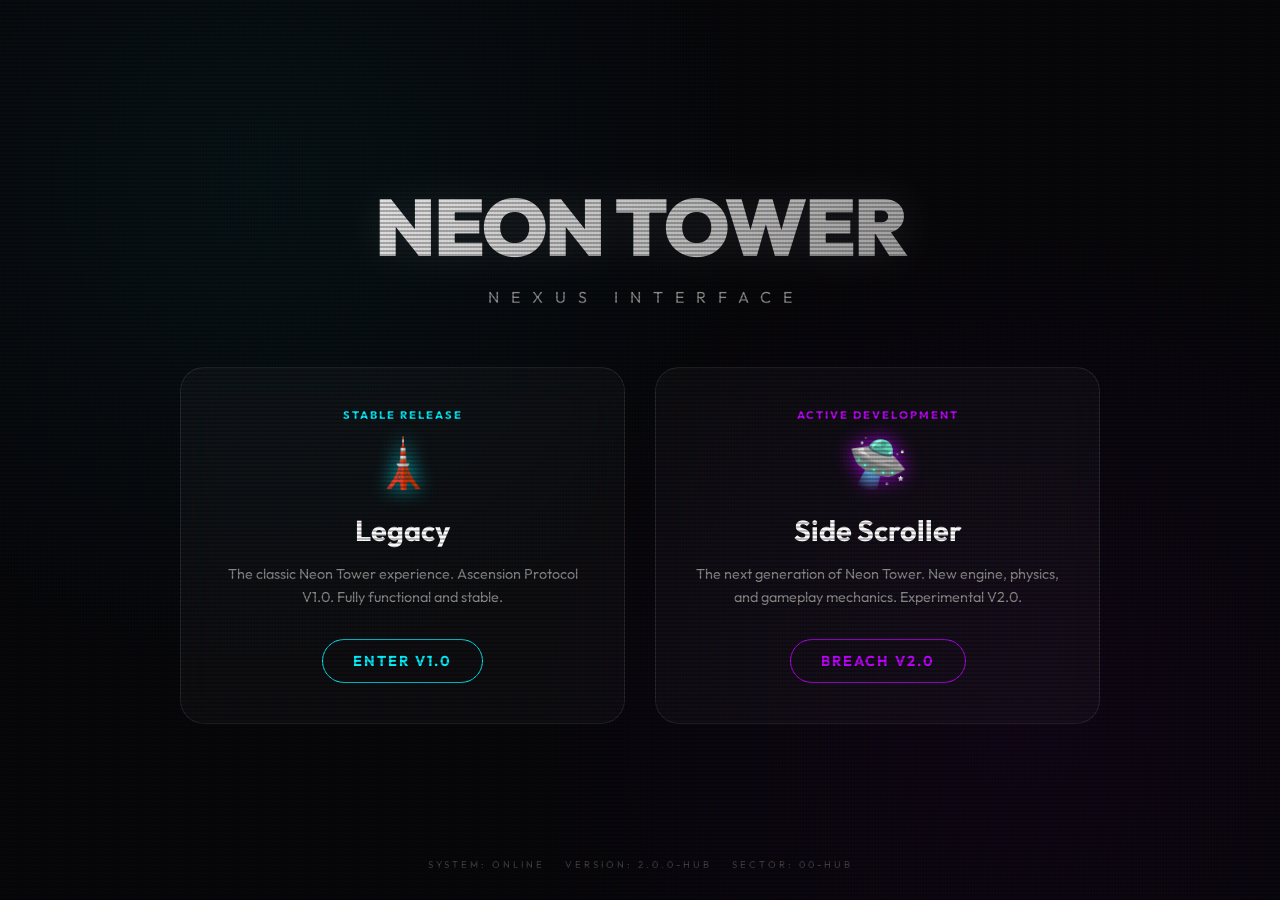
<file: index.html>
<!DOCTYPE html>
<html lang="en">

<head>
    <meta charset="UTF-8">
    <meta name="viewport" content="width=device-width, initial-scale=1.0">
    <title>NEON TOWER: HUB</title>
    <link rel="preconnect" href="https://fonts.googleapis.com">
    <link rel="preconnect" href="https://fonts.gstatic.com" crossorigin>
    <link href="https://fonts.googleapis.com/css2?family=Outfit:wght@300;400;700;900&display=swap" rel="stylesheet">
    <style>
        :root {
            --bg: #050508;
            --card-bg: rgba(255, 255, 255, 0.03);
            --neon-blue: #00f2ff;
            --neon-purple: #bf00ff;
            --text: #ffffff;
            --text-dim: #888;
            --glass-border: rgba(255, 255, 255, 0.1);
        }

        * {
            margin: 0;
            padding: 0;
            box-sizing: border-box;
        }

        body {
            background-color: var(--bg);
            background-image:
                radial-gradient(circle at 20% 20%, rgba(0, 242, 255, 0.05) 0%, transparent 40%),
                radial-gradient(circle at 80% 80%, rgba(191, 0, 255, 0.05) 0%, transparent 40%);
            color: var(--text);
            font-family: 'Outfit', sans-serif;
            min-height: 100vh;
            display: flex;
            flex-direction: column;
            align-items: center;
            justify-content: center;
            overflow: hidden;
        }

        .container {
            width: 100%;
            max-width: 1000px;
            padding: 40px;
            text-align: center;
            z-index: 10;
        }

        .header {
            margin-bottom: 60px;
            animation: fadeInDown 1s ease-out;
        }

        .title {
            font-size: 5rem;
            font-weight: 900;
            letter-spacing: -2px;
            text-transform: uppercase;
            background: linear-gradient(135deg, #fff 0%, #888 100%);
            -webkit-background-clip: text;
            -webkit-text-fill-color: transparent;
            margin-bottom: 10px;
            filter: drop-shadow(0 0 20px rgba(255, 255, 255, 0.1));
        }

        .subtitle {
            font-size: 1rem;
            color: var(--text-dim);
            letter-spacing: 12px;
            text-transform: uppercase;
            margin-left: 12px;
            /* Visual center adjustment */
        }

        .launcher-grid {
            display: grid;
            grid-template-columns: 1fr 1fr;
            gap: 30px;
            width: 100%;
        }

        .launcher-card {
            background: var(--card-bg);
            border: 1px solid var(--glass-border);
            border-radius: 24px;
            padding: 40px;
            text-decoration: none;
            color: var(--text);
            transition: all 0.5s cubic-bezier(0.19, 1, 0.22, 1);
            position: relative;
            overflow: hidden;
            display: flex;
            flex-direction: column;
            align-items: center;
            backdrop-filter: blur(20px);
            -webkit-backdrop-filter: blur(20px);
        }

        .launcher-card::before {
            content: '';
            position: absolute;
            top: 0;
            left: 0;
            width: 100%;
            height: 100%;
            background: radial-gradient(circle at center, var(--accent-color) 0%, transparent 70%);
            opacity: 0;
            transition: opacity 0.5s ease;
            z-index: -1;
        }

        .launcher-card:hover {
            transform: translateY(-10px) scale(1.02);
            border-color: var(--accent-color);
            box-shadow: 0 30px 60px rgba(0, 0, 0, 0.5), 0 0 40px rgba(var(--accent-rgb), 0.2);
        }

        .launcher-card:hover::before {
            opacity: 0.1;
        }

        .card-legacy {
            --accent-color: var(--neon-blue);
            --accent-rgb: 0, 242, 255;
            animation: fadeInUp 1s ease-out 0.2s both;
        }

        .card-v2 {
            --accent-color: var(--neon-purple);
            --accent-rgb: 191, 0, 255;
            animation: fadeInUp 1s ease-out 0.4s both;
        }

        .card-icon {
            font-size: 3rem;
            margin-bottom: 20px;
            filter: drop-shadow(0 0 10px var(--accent-color));
        }

        .card-tag {
            font-size: 0.7rem;
            font-weight: 700;
            color: var(--accent-color);
            text-transform: uppercase;
            letter-spacing: 2px;
            margin-bottom: 10px;
        }

        .card-title {
            font-size: 1.8rem;
            font-weight: 700;
            margin-bottom: 15px;
        }

        .card-desc {
            font-size: 0.9rem;
            color: var(--text-dim);
            line-height: 1.6;
            margin-bottom: 30px;
        }

        .launch-btn {
            background: transparent;
            border: 1px solid var(--accent-color);
            color: var(--accent-color);
            padding: 12px 30px;
            border-radius: 99px;
            font-weight: 700;
            font-size: 0.9rem;
            text-transform: uppercase;
            letter-spacing: 2px;
            transition: all 0.3s ease;
        }

        .launcher-card:hover .launch-btn {
            background: var(--accent-color);
            color: #000;
            box-shadow: 0 0 20px var(--accent-color);
        }

        .status-bar {
            position: fixed;
            bottom: 30px;
            left: 50%;
            transform: translateX(-50%);
            display: flex;
            gap: 20px;
            font-size: 0.6rem;
            color: #444;
            letter-spacing: 3px;
            text-transform: uppercase;
        }

        @keyframes fadeInUp {
            from {
                opacity: 0;
                transform: translateY(40px);
            }

            to {
                opacity: 1;
                transform: translateY(0);
            }
        }

        @keyframes fadeInDown {
            from {
                opacity: 0;
                transform: translateY(-40px);
            }

            to {
                opacity: 1;
                transform: translateY(0);
            }
        }

        /* Scanline effect */
        body::after {
            content: " ";
            display: block;
            position: absolute;
            top: 0;
            left: 0;
            bottom: 0;
            right: 0;
            background: linear-gradient(rgba(18, 16, 16, 0) 50%, rgba(0, 0, 0, 0.25) 50%), linear-gradient(90deg, rgba(255, 0, 0, 0.06), rgba(0, 255, 0, 0.02), rgba(0, 0, 255, 0.06));
            z-index: 100;
            background-size: 100% 4px, 3px 100%;
            pointer-events: none;
        }
    </style>
</head>

<body>
    <div class="container">
        <header class="header">
            <h1 class="title">Neon Tower</h1>
            <p class="subtitle">Nexus Interface</p>
        </header>

        <main class="launcher-grid">
            <a href="game.html" class="launcher-card card-legacy" id="btn-legacy">
                <div class="card-tag">Stable Release</div>
                <div class="card-icon">🗼</div>
                <h2 class="card-title">Legacy</h2>
                <p class="card-desc">The classic Neon Tower experience. Ascension Protocol V1.0. Fully functional and
                    stable.</p>
                <div class="launch-btn">Enter V1.0</div>
            </a>

            <a href="index2.html" class="launcher-card card-v2" id="btn-v2">
                <div class="card-tag">Active Development</div>
                <div class="card-icon">🛸</div>
                <h2 class="card-title">Side Scroller</h2>
                <p class="card-desc">The next generation of Neon Tower. New engine, physics, and gameplay mechanics.
                    Experimental V2.0.</p>
                <div class="launch-btn">Breach V2.0</div>
            </a>
        </main>
    </div>

    <footer class="status-bar">
        <span>System: Online</span>
        <span>Version: 2.0.0-HUB</span>
        <span>Sector: 00-HUB</span>
    </footer>
</body>

</html>
</file>
